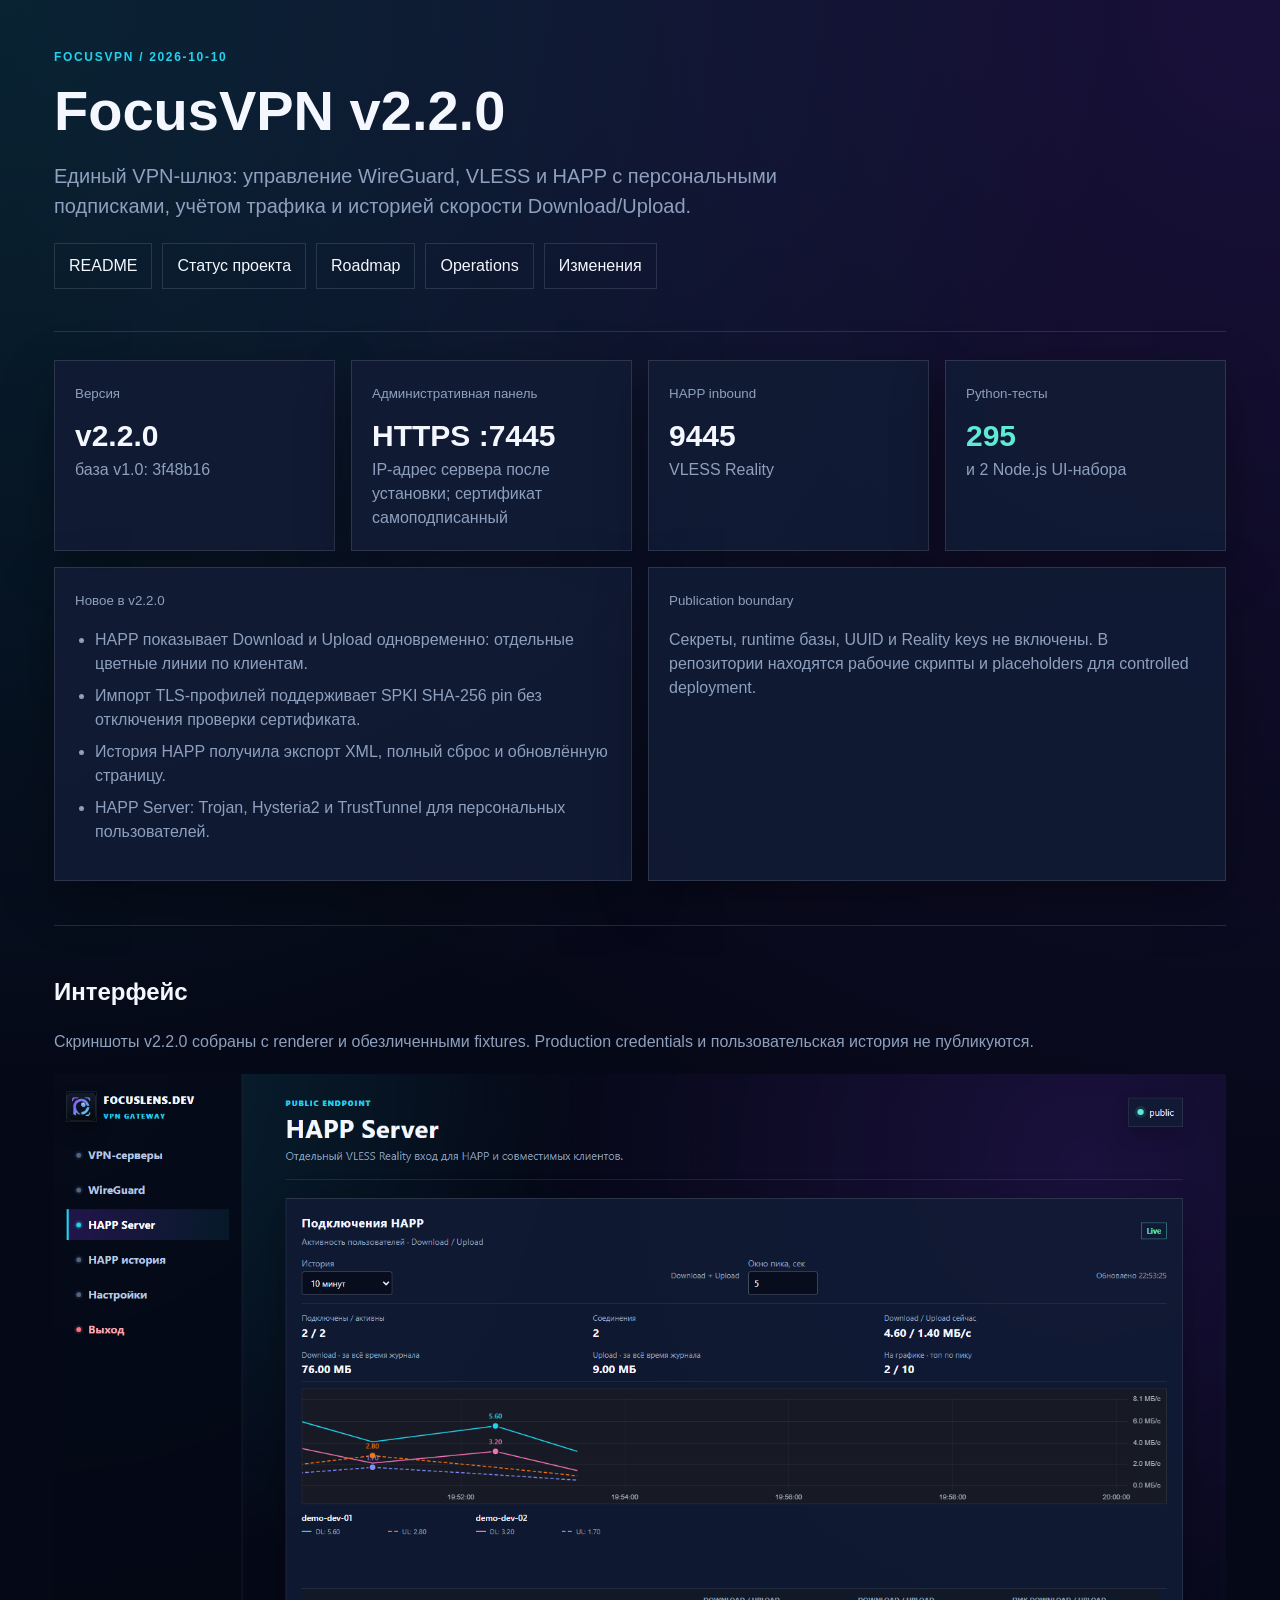
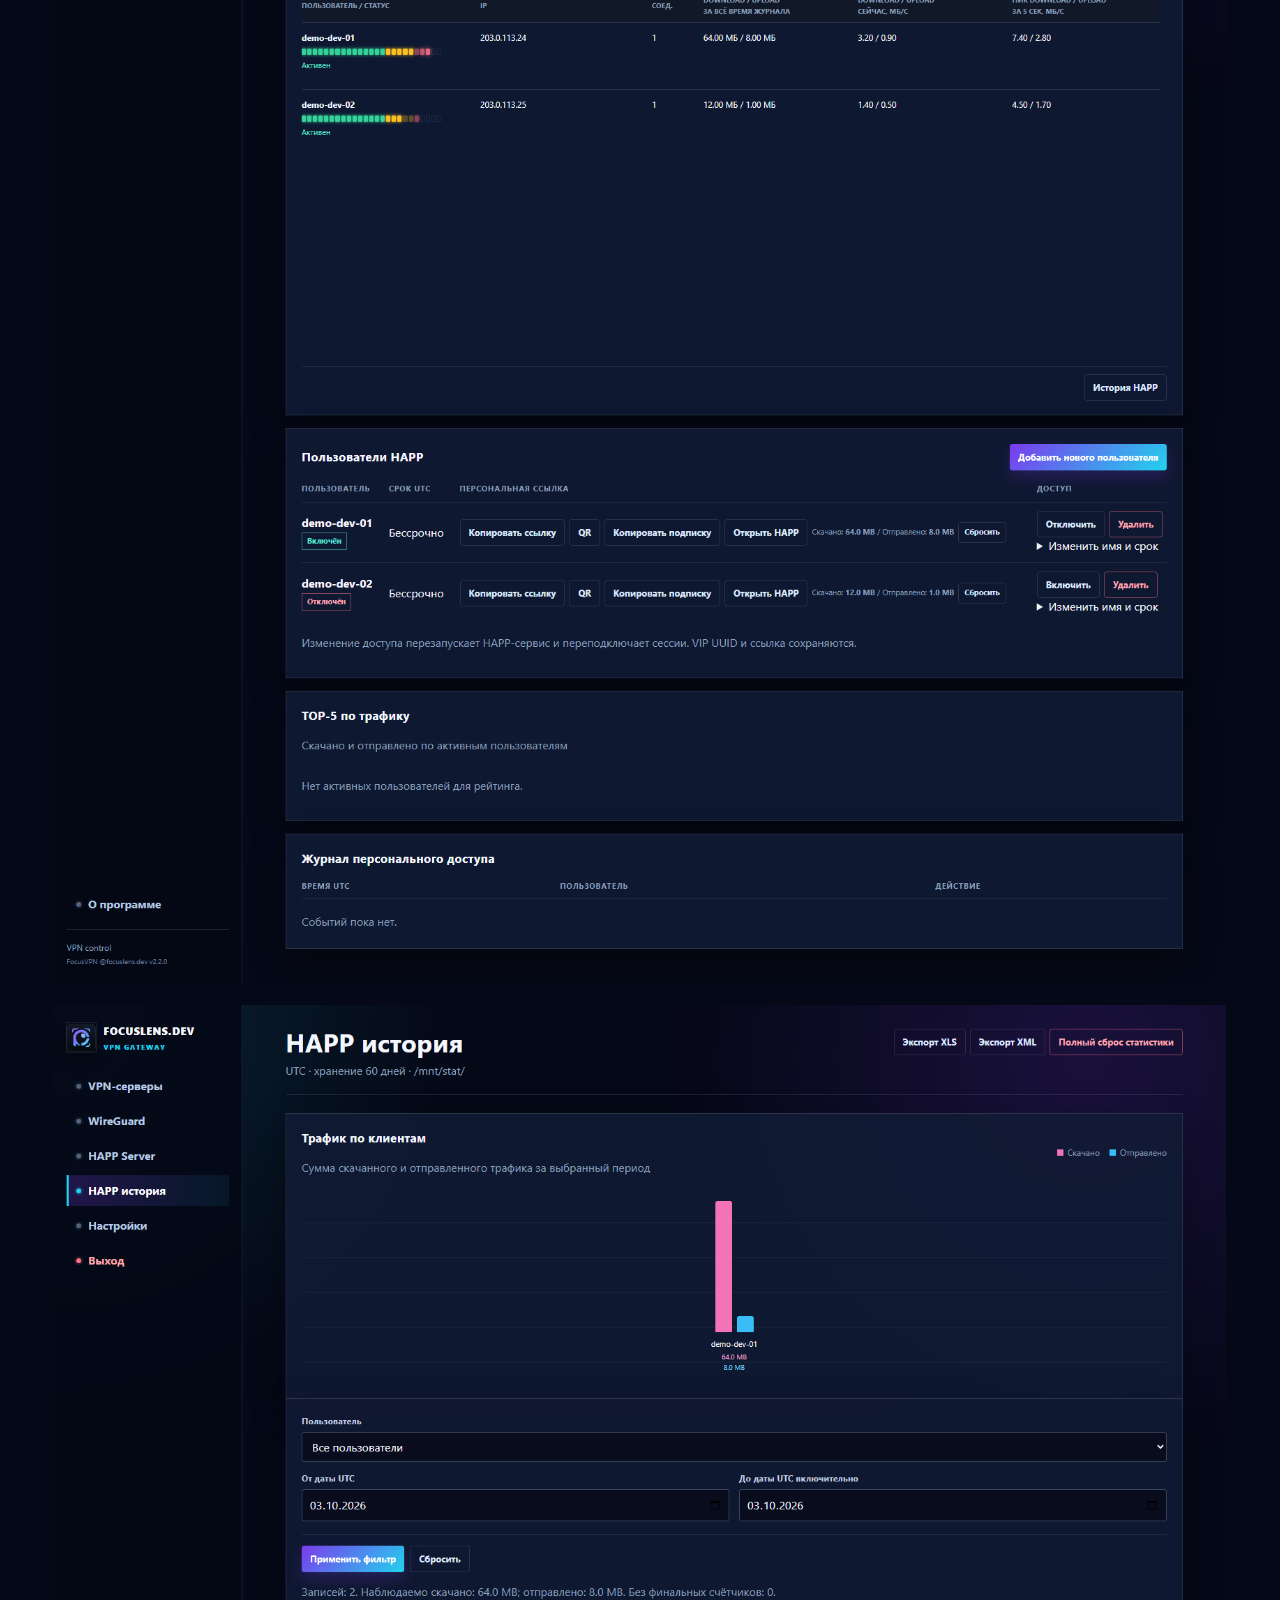
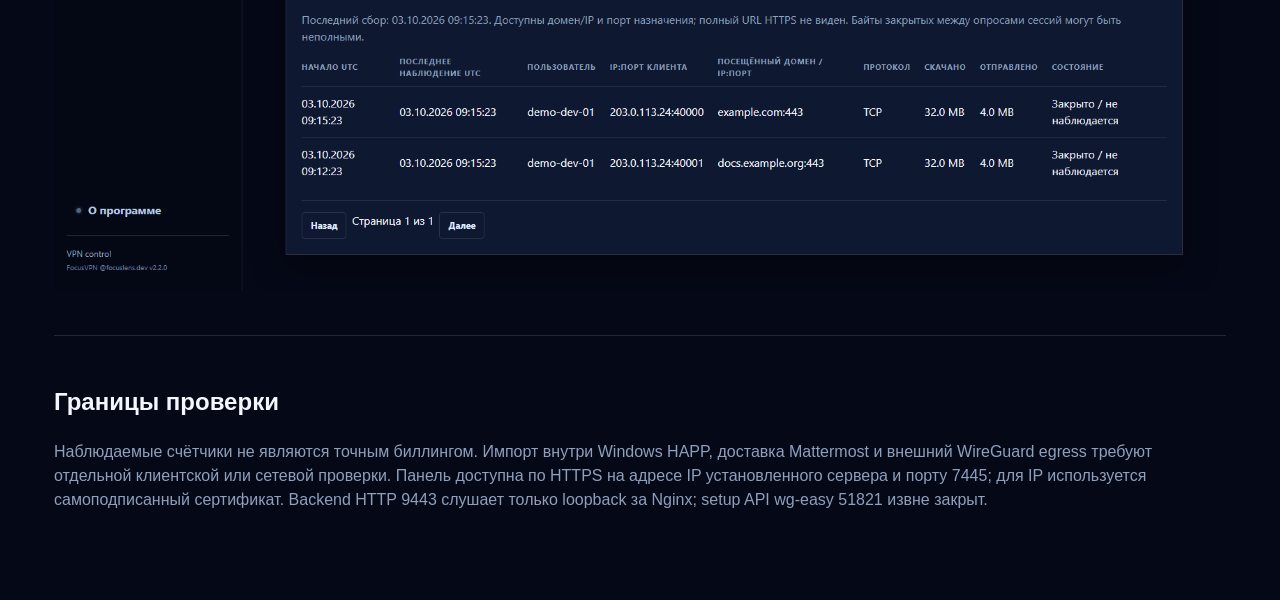
<file: index.html>
<!doctype html>
<html lang="ru">
<head>
  <meta charset="utf-8">
  <meta name="viewport" content="width=device-width, initial-scale=1">
  <title>FocusVPN v2.2.0 | Статус проекта</title>
  <style>
    :root { --bg:#050816; --surface:#111b34e8; --text:#f5f7ff; --muted:#8ea0be; --line:#ffffff1f; --cyan:#22d3ee; --violet:#7c3aed; --ok:#5eead4; }
    * { box-sizing:border-box; }
    body { margin:0; background:radial-gradient(circle at 0 0,#22d3ee22,transparent 28%),radial-gradient(circle at 100% 0,#7c3aed2b,transparent 32%),var(--bg); color:var(--text); font:16px/1.5 "Segoe UI",sans-serif; }
    a { color:inherit; }
    .shell { margin:auto; max-width:1220px; padding:48px 24px 72px; }
    .eyebrow { color:var(--cyan); font-size:12px; font-weight:800; letter-spacing:.14em; text-transform:uppercase; }
    h1 { font-size:56px; line-height:1.05; margin:16px 0; max-width:850px; }
    .lead { color:var(--muted); font-size:20px; max-width:740px; }
    .hero { border-bottom:1px solid var(--line); padding-bottom:42px; }
    .grid { display:grid; gap:16px; grid-template-columns:repeat(4,minmax(0,1fr)); margin-top:28px; }
    .card { background:var(--surface); border:1px solid var(--line); box-shadow:0 18px 50px #0005; padding:20px; }
    .card strong { display:block; font-size:30px; margin-top:8px; }
    .card small,.muted { color:var(--muted); }
    .wide { grid-column:span 2; }
    .status { color:var(--ok); }
    .section { border-top:1px solid var(--line); margin-top:44px; padding-top:28px; }
    ul { color:var(--muted); padding-left:20px; }
    li { margin:8px 0; }
    .links { display:flex; flex-wrap:wrap; gap:10px; margin-top:22px; }
    .links a { border:1px solid var(--line); padding:10px 14px; text-decoration:none; }
    .screenshot { display:block; width:100%; height:auto; margin-top:20px; }
    @media (max-width:800px) { .grid { grid-template-columns:repeat(2,minmax(0,1fr)); } .wide { grid-column:span 2; } }
    @media (max-width:520px) { .shell { padding:32px 16px 52px; } h1 { font-size:36px; } .grid { grid-template-columns:1fr; } .wide { grid-column:auto; } }
  </style>
</head>
<body>
  <main class="shell">
    <section class="hero">
      <div class="eyebrow">FocusVPN / 2026-10-10</div>
      <h1>FocusVPN v2.2.0</h1>
      <p class="lead">Единый VPN-шлюз: управление WireGuard, VLESS и HAPP с персональными подписками, учётом трафика и историей скорости Download/Upload.</p>
      <div class="links"><a href="README.md">README</a><a href="docs/PROJECT_STATUS.md">Статус проекта</a><a href="docs/ROADMAP.md">Roadmap</a><a href="docs/OPERATIONS.md">Operations</a><a href="docs/CHANGELOG.md">Изменения</a></div>
    </section>
    <section class="grid">
      <article class="card"><small>Версия</small><strong>v2.2.0</strong><span class="muted">база v1.0: 3f48b16</span></article>
          <article class="card"><small>Административная панель</small><strong>HTTPS :7445</strong><span class="muted">IP-адрес сервера после установки; сертификат самоподписанный</span></article>
      <article class="card"><small>HAPP inbound</small><strong>9445</strong><span class="muted">VLESS Reality</span></article>
      <article class="card"><small>Python-тесты</small><strong class="status">295</strong><span class="muted">и 2 Node.js UI-набора</span></article>
      <article class="card wide"><small>Новое в v2.2.0</small><ul><li>HAPP показывает Download и Upload одновременно: отдельные цветные линии по клиентам.</li><li>Импорт TLS-профилей поддерживает SPKI SHA-256 pin без отключения проверки сертификата.</li><li>История HAPP получила экспорт XML, полный сброс и обновлённую страницу.</li><li>HAPP Server: Trojan, Hysteria2 и TrustTunnel для персональных пользователей.</li></ul></article>
      <article class="card wide"><small>Publication boundary</small><p class="muted">Секреты, runtime базы, UUID и Reality keys не включены. В репозитории находятся рабочие скрипты и placeholders для controlled deployment.</p></article>
    </section>
    <section class="section"><h2>Интерфейс</h2><p class="muted">Скриншоты v2.2.0 собраны с renderer и обезличенными fixtures. Production credentials и пользовательская история не публикуются.</p><img class="screenshot" src="docs/screenshots/wireguard-and-happ-preview.png" alt="Персональные пользователи HAPP и график Download/Upload"><img class="screenshot" src="docs/screenshots/happ-history.png" alt="HAPP история с фильтрами, графиком и экспортом"></section>
    <section class="section"><h2>Границы проверки</h2><p class="muted">Наблюдаемые счётчики не являются точным биллингом. Импорт внутри Windows HAPP, доставка Mattermost и внешний WireGuard egress требуют отдельной клиентской или сетевой проверки. Панель доступна по HTTPS на адресе IP установленного сервера и порту 7445; для IP используется самоподписанный сертификат. Backend HTTP 9443 слушает только loopback за Nginx; setup API wg-easy 51821 извне закрыт.</p></section>
  </main>
</body>
</html>
</file>
